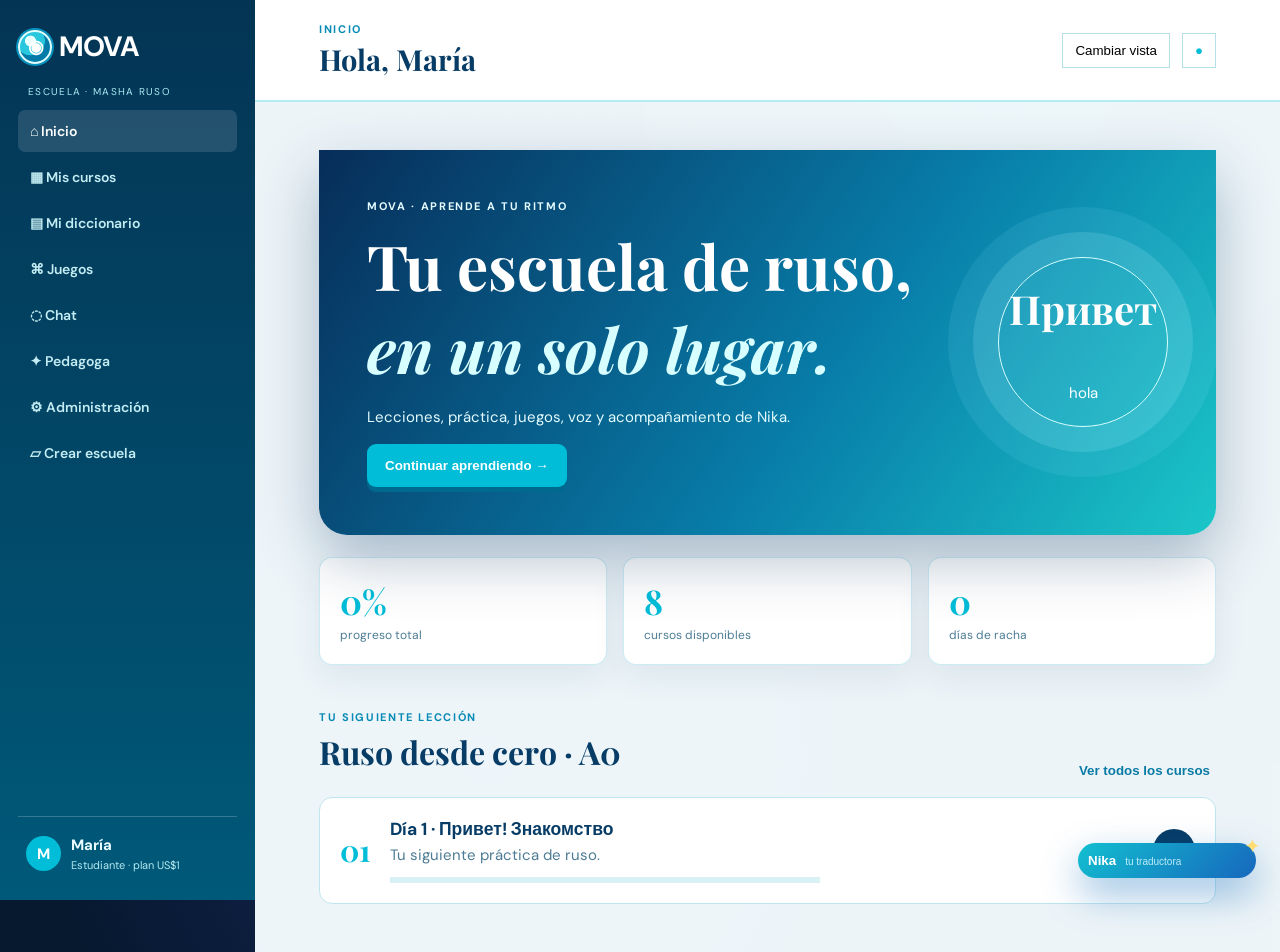
<file: index.html>
<!doctype html>
<html lang="es">
<head>
  <meta charset="utf-8">
  <meta name="viewport" content="width=device-width, initial-scale=1">
  <title>MOVA · Aprende ruso</title>
  <link rel="preconnect" href="https://fonts.googleapis.com">
  <link rel="preconnect" href="https://fonts.gstatic.com" crossorigin>
  <link href="https://fonts.googleapis.com/css2?family=DM+Sans:wght@400;500;600;700&family=Playfair+Display:wght@600;700&display=swap" rel="stylesheet">
  <link rel="stylesheet" href="styles.css?v=restored-platform-2">
<style id="mova-mobile-v1">
@media(max-width:900px){
html,body{width:100%;max-width:100%;overflow-x:hidden}
.app-shell{display:block!important;width:100%;min-width:0}
.main,.view,.lesson-layout,.lesson-content,.day-list{min-width:0!important;max-width:100%!important;box-sizing:border-box}
.main{width:100%!important}.view{padding:18px 14px 110px!important}
.lesson-layout{display:grid!important;grid-template-columns:minmax(0,1fr)!important;gap:14px!important}
.lesson-layout>.lesson-content,.lesson-layout>.day-list{grid-column:1!important;width:100%!important}
.lesson-content{padding:16px!important;overflow-wrap:anywhere}
.day-list{max-height:none!important;padding:12px!important}.day-list details[open] #day-list{max-height:230px;overflow:auto}.day-list summary{cursor:pointer;font-weight:700;padding:10px;min-height:44px;color:#087fa8}
.lesson-hero{min-height:0!important;padding:22px!important}.lesson-hero h2,.lesson-content h3{font-size:clamp(24px,7vw,34px)!important;line-height:1.15}
.lesson-block,.exercise-card,.exercise-stage,.dialogue-adventure{padding:13px!important;min-width:0}
.vocab-grid,.course-grid,.game-layout,.chat-layout,.dashboard-grid,.builder-steps,.stats{grid-template-columns:minmax(0,1fr)!important}
.lesson-content button{min-height:44px;font-weight:700;border-radius:12px}
.lesson-content input,.lesson-content select{max-width:100%;min-width:0;font-size:16px}
.lesson-content img,.lesson-content video,.lesson-content iframe{max-width:100%}
.word-card .listen{width:44px!important;height:44px!important}
.topbar{padding:12px!important;gap:8px;flex-wrap:wrap}.topbar h1{font-size:22px!important}.top-actions{flex-wrap:wrap}
.nika-real-guide,.visual-card{flex-wrap:wrap}.nika-real-guide img{max-width:90px}
.nika-float{bottom:calc(14px + env(safe-area-inset-bottom))!important;right:12px!important}.nika-panel{max-height:70dvh!important;overflow:auto}
}
@media(min-width:901px){.day-list summary{font-weight:700;cursor:pointer;margin-bottom:10px}}
</style></head>
<body>
  <div class="app-shell">
    <aside class="sidebar">
      <a class="logo" href="#inicio"><span class="globe">◉</span><b>MOVA</b></a>
      <p class="school">ESCUELA · MASHA RUSO</p>
      <nav id="main-nav">
        <button class="nav-link active" data-view="home">⌂ Inicio</button>
        <button class="nav-link" data-view="courses">▦ Mis cursos</button>
        <button class="nav-link" data-view="games">⌘ Juegos</button>
        <button class="nav-link" data-view="chat">◌ Chat</button>
        <button class="nav-link" data-view="teacher">✦ Pedagoga</button>
        <button class="nav-link" data-view="admin">⚙ Administración</button>
        <button class="nav-link" data-view="builder">▱ Crear escuela</button>
      </nav>
      <div class="profile"><div class="avatar">M</div><div><b>María</b><small>Estudiante · plan US$1</small></div></div>
    </aside>
    <main class="main">
      <header class="topbar"><button class="mobile-menu" id="mobile-menu">☰</button><div><p id="crumb">INICIO</p><h1 id="page-title">Hola, María</h1></div><div class="top-actions"><button id="role-switch">Cambiar vista</button><button class="bell">●</button></div></header>
      <section class="view active" id="home-view">
        <div class="hero-card"><div><p class="eyebrow">MOVA · APRENDE A TU RITMO</p><h2>Tu escuela de ruso,<br><i>en un solo lugar.</i></h2><p>Lecciones, práctica, juegos, voz y acompañamiento de Nika.</p><button class="primary" data-go="courses">Continuar aprendiendo →</button></div><div class="hero-orb">Привет<br><small>hola</small></div></div>
        <div class="stats"><article><strong id="stat-progress">0%</strong><span>progreso total</span></article><article><strong>8</strong><span>cursos disponibles</span></article><article><strong id="stat-streak">0</strong><span>días de racha</span></article></div>
        <div class="section-head"><div><p class="eyebrow">TU SIGUIENTE LECCIÓN</p><h2>Ruso desde cero · A0</h2></div><button class="text-button" data-go="courses">Ver todos los cursos</button></div>
        <article class="continue-card"><div class="lesson-index">01</div><div><h3>Saludos esenciales</h3><p>Привет · Спасибо · До свидания</p><div class="progress"><i id="home-progress"></i></div></div><button class="round" data-go="courses">→</button></article>
      </section>
      <section class="view" id="courses-view"><div class="section-head"><div><p class="eyebrow">BIBLIOTECA MOVA</p><h2>Todos los cursos incluidos</h2><p>Acceso con la suscripción mensual de US$1.</p></div><button class="membership">US$1 / mes · activo</button></div><div class="course-grid" id="course-grid"></div></section>
      <section class="view" id="lesson-view"><button class="back-course" id="back-courses">← Todos los cursos</button><div class="lesson-hero"><div><p class="eyebrow" id="lesson-level">MINI CURSO · 30 DÍAS</p><h2 id="lesson-course-title">Ruso desde cero</h2><p id="lesson-course-description">25–30 minutos al día: vocabulario, conversación y práctica.</p></div><div class="lesson-logo"><span class="globe">◉</span> MOVA<small>COMUNICA · APRENDE · CONECTA</small></div></div><div class="lesson-layout"><aside class="day-list"><details id="mova-program" open><summary>Tu programa</summary><div id="day-list"></div></details></aside><article class="lesson-content" id="lesson-content"></article></div></section>
      <section class="view" id="games-view"><div class="section-head"><div><p class="eyebrow">JUEGOS MOVA</p><h2>Practica jugando</h2><p>Retos con palabras, dirección y memoria.</p></div></div><div class="game-layout games-plus"><article class="game-card"><p class="eyebrow">LABERINTO · DIRECCIONES</p><h3>Encuentra el café</h3><p>Usa las flechas o los botones. Aprende: прямо, налево, направо.</p><div class="maze" id="maze"><span class="goal">☕</span><span class="player" id="player">●</span></div><div class="controls"><button data-move="up">↑</button><button data-move="left">←</button><button data-move="down">↓</button><button data-move="right">→</button></div><p id="maze-message">Llega al café.</p></article><article class="game-card"><p class="eyebrow">FLASHCARDS</p><h3 id="card-russian">Спасибо</h3><p id="card-spanish">Toca la tarjeta para ver la traducción.</p><button class="flash" id="flash-card">Voltear tarjeta</button><div class="card-actions"><button id="flash-prev">←</button><span id="flash-count">1 / 4</span><button id="flash-next">→</button></div></article><article class="game-card"><p class="eyebrow">RETO RÁPIDO · 30 SEG</p><h3>Encuentra la traducción</h3><p id="speed-question">¿Qué significa «семья»?</p><div class="speed-answers" id="speed-answers"><button data-speed="wrong">amiga</button><button data-speed="correct">familia</button><button data-speed="wrong">ciudad</button></div><p id="speed-message">Gana una estrella por cada respuesta correcta.</p><button class="flash" id="speed-next">Siguiente reto →</button></article></div></section>
      <section class="view" id="chat-view"><div class="chat-layout"><article class="chat-box"><div class="chat-title"><div class="nika-dot">N</div><div><b>Nika · guía MOVA</b><small>En línea · demo</small></div></div><div class="messages" id="messages"><div class="message nika">Hola, soy Nika. Puedo ayudarte con cursos, pronunciación y tu progreso.</div></div><form id="chat-form"><input id="chat-input" placeholder="Escribe a Nika…"><button>Enviar</button></form></article><aside class="chat-help"><p class="eyebrow">PRUEBA A PREGUNTAR</p><button class="prompt">¿Qué curso debo empezar?</button><button class="prompt">Ayúdame con pronunciación</button><button class="prompt">¿Cómo funciona mi progreso?</button></aside></div></section>
      <section class="view" id="teacher-view"><div class="section-head"><div><p class="eyebrow">CABINET PEDAGÓGICO</p><h2>Tu contenido y estudiantes</h2><p>Vista de Masha como profesora.</p></div><button class="primary" id="new-lesson">+ Nueva lección</button></div><div class="dashboard-grid"><article><p class="eyebrow">ESTUDIANTES ACTIVOS</p><strong>24</strong><span>+ 4 esta semana</span></article><article><p class="eyebrow">ENTREGAS DE AUDIO</p><strong>12</strong><span>por revisar</span></article><article><p class="eyebrow">PROGRESO PROMEDIO</p><strong>46%</strong><span>en Ruso desde cero</span></article></div><article class="upload-panel"><h3>Subir material a una lección</h3><p>Video, imagen, GIF o presentación interactiva.</p><input type="file" id="teacher-file" accept="image/*,video/*,.pdf,.ppt,.pptx"><p id="upload-status">Los archivos se almacenarán en la nube al conectar la versión de producción.</p></article></section>
      <section class="view" id="admin-view"><p class="eyebrow">ADMINISTRACIÓN MOVA</p><h2>Escuela Masha Ruso</h2><div class="dashboard-grid"><article><p class="eyebrow">SUSCRIPCIONES</p><strong>24</strong><span>US$24 / mes estimado</span></article><article><p class="eyebrow">PAGOS</p><strong>0</strong><span>Conecta Mercado Pago</span></article><article><p class="eyebrow">DOCENTES</p><strong>1</strong><span>Masha Ruso</span></article></div><article class="notice"><b>Próximo paso de producción:</b> conectar Mercado Pago, base de datos y control de acceso.</article></section>
      <section class="view" id="builder-view"><p class="eyebrow">MOVA PARA PROFESORES</p><h2>Construye tu propia escuela</h2><p class="lead">Otros profesores podrán alquilar MOVA, crear cursos e invitar alumnos.</p><div class="builder-steps"><article><b>01</b><h3>Crea tu escuela</h3><p>Nombre, colores y página pública.</p></article><article><b>02</b><h3>Publica cursos</h3><p>Lecciones, videos, ejercicios y juegos.</p></article><article><b>03</b><h3>Invita alumnos</h3><p>Roles, chat, progreso y cobros.</p></article></div><button class="primary">Solicitar acceso para profesores</button></section>
    </main>
  </div>
  <aside class="nika-float" id="nika-float" aria-live="polite"><button class="nika-launch" id="nika-launch" aria-label="Abrir a Nika"><span>Н</span><b>Nika</b><small>tu traductora</small></button><div class="nika-panel" id="nika-panel"><div class="nika-head"><span>Н</span><div><b>Ника · Nika</b><small>Guía y traductora MOVA</small></div><button id="nika-close">×</button></div><div class="nika-messages" id="nika-messages"><p class="nika-bubble" id="nika-text">Привет! Soy Nika. Pregúntame: «¿Qué significa Привет?»</p></div><div class="nika-actions"><button id="nika-russian">🔊 Ruso</button><button id="nika-spanish">🔊 Español</button></div><form id="nika-form"><input id="nika-input" placeholder="Ej.: ¿Qué significa Привет?"><button>Enviar</button></form></div></aside>
  <!-- Логика платформы: меню, курсы, уроки и игры. -->
  <script src="app-v41.js?v=day1-guided-13"></script>
  <!-- Ника: картинка, чат, озвучка и микрофон. -->
  <script src="nika-voice-fix.js?v=restored-platform-2"></script>
<style id="mova-modern-style">
body{background:#06192f!important;background-image:radial-gradient(circle at 78% 8%,rgba(20,214,223,.24),transparent 24rem),radial-gradient(circle at 38% 80%,rgba(86,77,230,.22),transparent 28rem)!important}.main{position:relative;overflow:hidden;background:rgba(245,252,255,.97)!important}.main:before{content:"";position:fixed;inset:0;pointer-events:none;opacity:.28;background-image:linear-gradient(rgba(12,171,202,.13) 1px,transparent 1px),linear-gradient(90deg,rgba(12,171,202,.13) 1px,transparent 1px);background-size:34px 34px;mask-image:linear-gradient(to bottom,black,transparent 72%)}.hero-card,.lesson-hero{background:linear-gradient(125deg,#072d59,#087eaa 58%,#1bc6c8)!important;box-shadow:0 24px 60px rgba(3,47,88,.3)}.stats article,.course-grid article,.game-card{border:1px solid rgba(23,170,198,.22)!important;box-shadow:0 12px 32px rgba(5,52,93,.08)!important}.nika-float{right:24px!important;bottom:22px!important;z-index:50!important}.nika-launch{min-width:178px!important;border:0!important;background:linear-gradient(135deg,#12bfd0,#1767bd)!important;color:#fff!important;box-shadow:0 16px 38px rgba(8,102,183,.42)!important;animation:nikaPulse 2.4s infinite}.nika-launch span{display:none}.nika-visual{width:90px;height:90px;object-fit:cover;object-position:center;border-radius:50%;border:3px solid #7df7ff;box-shadow:0 0 0 6px rgba(125,247,255,.14);float:left;margin:0 13px 8px 0;animation:nikaFloat 2.8s ease-in-out infinite}.nika-panel{display:none!important;width:min(370px,calc(100vw - 36px))!important;max-height:560px!important;background:linear-gradient(160deg,#06325e,#075977)!important;border:1px solid rgba(126,249,255,.8)!important;border-radius:26px!important;color:#fff!important;box-shadow:0 28px 80px rgba(0,14,36,.5)!important}.nika-panel.nika-open{display:flex!important;flex-direction:column!important;animation:nikaEnter .45s cubic-bezier(.2,.9,.2,1)}.nika-head{background:transparent!important}.nika-messages{min-height:118px!important;background:rgba(255,255,255,.08)!important;border-radius:18px!important;margin:0 14px!important;padding:12px!important}.nika-bubble{background:rgba(255,255,255,.96)!important;color:#08345c!important;border-radius:16px!important;padding:12px!important}.nika-panel input{background:rgba(255,255,255,.96)!important}.nika-mic{margin:8px 14px 12px;border:1px solid #7df7ff;border-radius:16px;padding:10px;background:transparent;color:#fff;font-weight:700}.nika-status{font-size:12px;opacity:.86;margin:0 14px 10px}@keyframes nikaEnter{from{transform:translateY(70px) scale(.72);opacity:0}to{transform:none;opacity:1}}@keyframes nikaFloat{50%{transform:translateY(-7px)}}@keyframes nikaPulse{50%{box-shadow:0 16px 38px rgba(8,102,183,.42),0 0 0 12px rgba(20,214,223,0)}}
</style>
<script id="mova-nika-modern">
(()=>{const old=document.getElementById('nika-launch'),panel=document.getElementById('nika-panel'),form=document.getElementById('nika-form'),input=document.getElementById('nika-input');if(!old||!panel)return;const launch=old.cloneNode(true);old.replaceWith(launch);panel.insertAdjacentHTML('afterbegin','<img class="nika-visual" src="nika-v1.png" alt="Nika"><p class="nika-status">Nika está lista para practicar contigo</p>');const bubble=()=>document.getElementById('nika-text');let nikaAudio;const say=(text,lang='es-MX')=>{if(nikaAudio)nikaAudio.pause();window.speechSynthesis?.cancel();const file=text.startsWith('Hola, soy Nika')?'nika-welcome':text.startsWith('Привет significa')?'privet':text.startsWith('Para decir')?'nika-name':text.startsWith('Empieza')?'nika-course':'nika-help';nikaAudio=new Audio(new URL('audio/'+file+'.mp3?v=svetlana',document.baseURI));nikaAudio.play().catch(()=>{bubble().textContent+=' · Pulsa Ruso para escuchar.'})};const reply=(q)=>{const t=(q||'').toLowerCase();let a='Puedo ayudarte con la lección, palabras y pronunciación.';if(t.includes('привет')||t.includes('hola'))a='Привет significa hola. Repite: Привет.';else if(t.includes('nombre')||t.includes('зовут'))a='Para decir tu nombre: Меня зовут…';else if(t.includes('curso'))a='Empieza con Ruso desde cero y el Día 1.';bubble().textContent=a;say(a,t.includes('привет')?'ru-RU':'es-MX')};launch.addEventListener('click',()=>{panel.classList.add('nika-open');bubble().textContent='¡Hola! Soy Nika. Estoy aquí para practicar ruso contigo.';say('Hola, soy Nika. Estoy aquí para practicar ruso contigo.')});document.getElementById('nika-close')?.addEventListener('click',()=>panel.classList.remove('nika-open'));form?.addEventListener('submit',e=>{e.preventDefault();reply(input.value);input.value=''});const mic=document.createElement('button');mic.className='nika-mic';mic.type='button';mic.textContent='🎙 Hablar con Nika';form?.after(mic);mic.addEventListener('click',()=>{const R=window.SpeechRecognition||window.webkitSpeechRecognition;if(!R){bubble().textContent='Tu navegador no reconoce voz aquí. Escríbeme tu frase y te responderé.';return}const r=new R();r.lang='es-MX';r.interimResults=false;bubble().textContent='Te escucho…';r.onresult=e=>{input.value=e.results[0][0].transcript;reply(input.value)};r.onerror=()=>bubble().textContent='No pude oírte. Revisa el permiso del micrófono y prueba otra vez.';r.start()})})();
</script>
<script>if(matchMedia("(max-width:900px)").matches){const p=document.getElementById("mova-program");p.open=false;p.addEventListener("click",e=>{if(e.target.closest(".day-item"))p.open=false})}</script></body>
</html>

<style>.lesson-layout{grid-template-columns:245px minmax(0,1fr)!important;gap:20px!important;align-items:start!important}.lesson-content{grid-column:2!important;width:auto!important;max-width:none!important}.day-list{grid-column:1!important;min-width:0!important}@media(max-width:900px){.lesson-content,.day-list{grid-column:auto!important}}</style>
<style id="mova-fullwidth-v2">@media(max-width:900px){#lesson-view .lesson-layout{display:flex!important;flex-direction:column!important;align-items:stretch!important;width:100%!important;max-width:none!important}#lesson-view .lesson-layout>.day-list,#lesson-view .lesson-layout>.lesson-content{flex:0 0 auto!important;align-self:stretch!important;width:100%!important;max-width:none!important;margin:0!important;box-sizing:border-box!important}#lesson-view .lesson-content{padding:14px!important}#lesson-view .lesson-block{width:100%!important;box-sizing:border-box!important}#lesson-view .word-card b{overflow-wrap:normal;word-break:normal;font-size:clamp(17px,5vw,23px)}#lesson-view .word-card .listen{margin-left:6px!important}#lesson-view{width:100%!important;max-width:none!important}}</style>
</file>
<file: styles.css>
/* ===== 1. ЦВЕТА И ОБЩИЕ НАСТРОЙКИ MOVA ===== */
:root{--ink:#063c66;--paper:#f6fcff;--navy:#053253;--blue:#02bdd8;--aqua:#7ae3ef;--rose:#007fae;--muted:#4d7c94;--gold:#f0c846}*{box-sizing:border-box}body{margin:0;background:linear-gradient(135deg,#faffff,#eafaff);font:15px 'DM Sans',sans-serif;color:var(--ink)}.app-shell{min-height:100vh;display:grid;grid-template-columns:255px 1fr}
/* ===== 2. ЛЕВОЕ МЕНЮ И ПРОФИЛЬ ===== */
.sidebar{background:linear-gradient(180deg,#043454,#005979);color:#eafcff;padding:28px 18px;display:flex;flex-direction:column;position:sticky;top:0;height:100vh}.logo{display:flex;align-items:center;gap:7px;font:900 28px 'DM Sans';letter-spacing:-1px;text-decoration:none;color:#fff}.globe{display:inline-grid;place-items:center;width:34px;height:34px;border-radius:50%;background:radial-gradient(circle at 35% 30%,#e8ffff 0 18%,#28c7dd 20% 49%,#027ba9 51%);color:#fff;border:2px solid #dfffff;font-size:18px;box-shadow:0 0 0 2px #0393bf}.school{color:#a8eaf3;font-size:10px;letter-spacing:.13em;margin:20px 10px 12px}.sidebar nav{display:grid;gap:4px}.nav-link{border:0;background:transparent;color:#c3edf3;text-align:left;padding:12px;border-radius:7px;cursor:pointer;font:600 14px 'DM Sans'}.nav-link:hover,.nav-link.active{color:#fff;background:#ffffff20}.profile{margin-top:auto;border-top:1px solid #ffffff33;padding:18px 8px 0;display:flex;gap:10px;align-items:center}.avatar,.nika-dot{display:grid;place-items:center;background:var(--blue);color:#fff;border-radius:50%;width:35px;height:35px;font-weight:700}.profile small,.chat-title small{display:block;color:#b4eaf1;font-size:11px;margin-top:3px}.main{min-width:0}.topbar{min-height:100px;padding:22px clamp(24px,5vw,70px);display:flex;align-items:center;justify-content:space-between;background:#fff;border-bottom:2px solid #b3edf3}.topbar p,.eyebrow{font-size:11px;letter-spacing:.15em;font-weight:700;color:#078ab5;margin:0}.topbar h1{margin:4px 0 0;font:700 29px 'Playfair Display'}.top-actions{display:flex;gap:12px}.top-actions button{border:1px solid #b3dfe8;background:#fff;padding:9px 12px;cursor:pointer}.bell{color:var(--blue)}.mobile-menu{display:none}
/* ===== 3. ОСНОВНЫЕ ЭКРАНЫ И КАРТОЧКИ ===== */
.view{display:none;padding:48px clamp(24px,5vw,70px);max-width:1280px}.view.active{display:block}.hero-card,.lesson-hero{background:linear-gradient(130deg,#00446d,#007aa1 57%,#12c3d8);color:#fff;min-height:310px;padding:48px;display:flex;justify-content:space-between;overflow:hidden;position:relative;border-radius:0 0 28px 28px}.hero-card h2,.lesson-hero h2{font:700 clamp(38px,5vw,62px) 'Playfair Display';margin:8px 0}.hero-card h2 i{color:#d8ffff}.hero-card p,.lesson-hero p{max-width:480px;color:#e4fcff;line-height:1.6}.primary{border:0;border-radius:9px;background:var(--blue);color:#fff;font-weight:700;padding:14px 18px;cursor:pointer;box-shadow:0 5px 0 #00698e}.hero-orb{align-self:center;display:grid;place-items:center;min-width:170px;height:170px;border:1px solid #d8ffff;border-radius:50%;background:#8eefff2b;color:#fff;text-align:center;font:700 40px 'Playfair Display';box-shadow:0 0 0 25px #b7f8ff26,0 0 0 50px #8ee2fa1a}.hero-orb small{font:15px 'DM Sans'}.stats,.dashboard-grid{display:grid;grid-template-columns:repeat(3,1fr);gap:16px;margin:22px 0}.stats article,.dashboard-grid article{background:#fff;padding:20px;border:1px solid #c9ecf1;border-radius:13px}.stats strong,.dashboard-grid strong{display:block;font:700 34px 'Playfair Display';color:var(--blue)}.stats span,.dashboard-grid span{color:var(--muted);font-size:12px}.section-head{display:flex;justify-content:space-between;align-items:end;margin:45px 0 18px}.section-head h2{font:700 32px 'Playfair Display';margin:6px 0}.text-button{border:0;background:none;color:#087ba5;font-weight:700;cursor:pointer}.continue-card{display:flex;align-items:center;gap:20px;background:#fff;border:1px solid #bfe6ee;border-radius:13px;padding:20px}.lesson-index{font:700 30px 'Playfair Display';color:var(--blue)}.continue-card h3{margin:0}.continue-card p{color:var(--muted);margin:5px 0 12px}.progress{height:6px;background:#d9f0f4;width:min(430px,50vw)}.progress i{display:block;width:0;height:100%;background:var(--blue);transition:width .4s}.round{margin-left:auto;border:0;border-radius:50%;background:var(--ink);color:#fff;width:42px;height:42px;cursor:pointer}.membership{border:1px solid var(--blue);color:#06799f;background:#fff;padding:10px;border-radius:8px}
/* ===== 4. КАТАЛОГ КУРСОВ ===== */
.course-grid{display:grid;grid-template-columns:repeat(3,1fr);gap:18px}.course-card{min-height:220px;padding:24px;display:flex;flex-direction:column;background:#fff;border-top:5px solid var(--blue);border-radius:15px;box-shadow:0 10px 25px #1f314214}.course-card:nth-child(2n){border-color:#00a5c7}.course-card:nth-child(3n){border-color:#43d7e7}.course-card p{font-size:11px;letter-spacing:.12em;color:#087fa7}.course-card h3{font:700 29px 'Playfair Display';margin:15px 0 8px}.course-card button{margin-top:auto;border:0;border-radius:8px;background:var(--ink);color:#fff;padding:11px;cursor:pointer}.game-layout,.chat-layout{display:grid;grid-template-columns:1fr 1fr;gap:20px}.game-card,.chat-box,.chat-help,.upload-panel,.notice{background:#fff;border:1px solid #c9e8ef;padding:27px;border-radius:14px}.game-card h3{font:700 32px 'Playfair Display';margin:6px 0}.maze{height:210px;background:repeating-linear-gradient(90deg,#08759d 0 8px,transparent 8px 42px),repeating-linear-gradient(#08759d 0 8px,#eefcff 8px 42px);position:relative;margin:18px 0}.player,.goal{position:absolute;font-size:26px}.player{left:8px;top:8px;color:var(--blue)}.goal{right:12px;bottom:12px}.controls{display:grid;grid-template-columns:repeat(4,42px);gap:5px;justify-content:center}.controls button,.flash,.card-actions button{border:1px solid #92d2e1;background:#fff;padding:10px;cursor:pointer}.flash{width:100%;padding:25px;margin:18px 0;background:#e0faff}.card-actions{display:flex;justify-content:center;gap:20px;align-items:center}.chat-layout{grid-template-columns:1.5fr .7fr}.chat-box{min-height:470px;display:flex;flex-direction:column}.chat-title{display:flex;gap:10px;align-items:center;padding-bottom:15px;border-bottom:1px solid #e3eaed}.messages{flex:1;display:flex;flex-direction:column;gap:10px;padding:18px 0}.message{max-width:75%;padding:11px;border-radius:10px}.message.nika{background:#e0f8fc;align-self:flex-start}.message.user{background:#07688d;color:#fff;align-self:flex-end}.chat-box form{display:flex;gap:8px}.chat-box input{flex:1;border:1px solid #b6dde7;padding:12px}.chat-box form button{border:0;background:var(--blue);color:#fff;padding:0 16px}.chat-help{display:grid;align-content:start;gap:10px}.chat-help button{background:#effcff;border:1px solid #c0e9f1;text-align:left;padding:11px;cursor:pointer}.chat-help p:last-child{font-size:12px;color:var(--muted);line-height:1.5}.upload-panel{margin-top:20px}.upload-panel input{display:block;margin:16px 0}.notice{margin-top:20px;background:#fff9df;border-color:#efda7b}.builder-steps{display:grid;grid-template-columns:repeat(3,1fr);gap:15px;margin:26px 0}.builder-steps article{background:#fff;padding:22px;border:1px solid #c8eaf0;border-radius:12px}.builder-steps b{font:700 29px 'Playfair Display';color:var(--blue)}.lead{max-width:690px;color:#5f7788;line-height:1.6}.back-course{background:none;border:0;color:#087ca5;font-weight:700;margin-bottom:18px;cursor:pointer}.lesson-hero{min-height:200px;border-radius:20px;padding:32px}.lesson-hero h2{font-size:42px}.lesson-logo{font:900 35px 'DM Sans';align-self:center;display:grid;gap:6px;text-align:center}.lesson-logo small{font:700 8px 'DM Sans';letter-spacing:.15em}
/* ===== 5. СТРАНИЦА УРОКА И УПРАЖНЕНИЯ ===== */
.lesson-layout{display:grid;grid-template-columns:260px 1fr;gap:22px;margin-top:22px}.day-list{background:#fff;border:1px solid #c9e8ef;border-radius:14px;padding:16px;max-height:650px;overflow:auto}.day-list h3{margin:0 0 10px}.day-item{display:flex;width:100%;gap:10px;align-items:center;padding:10px;border:0;border-bottom:1px solid #e7f4f6;background:#fff;text-align:left;cursor:pointer;color:var(--ink)}.day-item:hover,.day-item.active{background:#e3faff}.day-item b{display:grid;place-items:center;background:#087fa8;color:#fff;width:27px;height:27px;border-radius:50%;font-size:11px}.day-item small{display:block;color:var(--muted);margin-top:2px}.lesson-content{background:#fff;border:1px solid #c9e8ef;border-radius:14px;padding:30px}.lesson-content h3{font:700 34px 'Playfair Display';margin:8px 0}.lesson-time{color:#087fa8;font-weight:700}.lesson-block{margin:23px 0;padding:18px;border-radius:10px;background:#f0fbfd;border:1px solid #d4f1f5}.vocab-grid{display:grid;grid-template-columns:repeat(2,1fr);gap:10px}.word-card{background:#fff;border:1px solid #aee4ed;padding:14px;border-radius:8px}.word-card b{font-size:20px}.word-card span{display:block;color:var(--muted);margin-top:4px}.listen{float:right;border:0;border-radius:50%;background:#087fa8;color:#fff;width:32px;height:32px;cursor:pointer}.exercise button{margin:4px;padding:10px;border:1px solid #8ed9e7;background:#fff;border-radius:7px;cursor:pointer}.exercise button.correct{background:#a9f0d0;border-color:#36aa7a}.record{border:1px dashed #23b9d0;background:#fff;padding:12px;color:#087fa8;border-radius:7px;cursor:pointer}.complete-day{border:0;background:#087fa8;color:#fff;padding:13px 16px;font-weight:700;border-radius:8px;cursor:pointer}
/* ===== 10. МОБИЛЬНАЯ ВЕРСИЯ ===== */
@media(max-width:850px){.app-shell{grid-template-columns:1fr}.sidebar{position:fixed;z-index:5;transform:translateX(-100%);transition:.25s;width:255px}.sidebar.open{transform:none}.mobile-menu{display:block;border:0;background:none;font-size:24px}.academy-status{display:none}.course-grid,.game-layout,.chat-layout,.stats,.dashboard-grid,.builder-steps,.lesson-layout{grid-template-columns:1fr}.hero-card{padding:30px}.hero-orb,.lesson-logo{display:none}.section-head{align-items:start;flex-direction:column;gap:12px}.view{padding:32px 20px}.topbar{padding:18px 20px}.topbar h1{font-size:25px}.lesson-hero{padding:25px}.lesson-hero h2{font-size:34px}.day-list{max-height:260px}.vocab-grid{grid-template-columns:1fr}}
 
/* ===== 6. ОКНО ПОМОЩНИЦЫ НИКИ ===== */
.nika-float{position:fixed;right:24px;bottom:24px;z-index:20}.nika-launch{display:flex;align-items:center;gap:8px;border:0;border-radius:28px;background:linear-gradient(135deg,#00668f,#16c7dc);color:#fff;padding:8px 15px 8px 8px;box-shadow:0 10px 26px #006a8a55;cursor:pointer}.nika-launch span,.nika-head span{display:grid;place-items:center;width:38px;height:38px;background:#e8ffff;color:#087ca4;border-radius:50%;font-weight:900}.nika-launch small{display:block;font-size:10px;color:#d9fbff}.nika-panel{display:none;width:min(330px,calc(100vw - 34px));background:#fff;border:2px solid #61e1ed;border-radius:17px;padding:14px;box-shadow:0 16px 40px #00375040;margin-bottom:10px}.open .nika-panel{display:block}.nika-head{display:flex;gap:9px;align-items:center;border-bottom:1px solid #ccecf1;padding-bottom:10px}.nika-head small{display:block;color:var(--muted);font-size:11px}.nika-head button{margin-left:auto;border:0;background:none;font-size:25px;cursor:pointer}.nika-panel p{line-height:1.45}.nika-actions{display:flex;gap:8px}.nika-actions button,.nika-panel form button{border:0;background:#087fa8;color:#fff;padding:9px;border-radius:7px;cursor:pointer}.nika-panel form{display:flex;gap:6px;margin-top:9px}.nika-panel input{min-width:0;flex:1;border:1px solid #b8e4eb;border-radius:7px;padding:9px}@media(max-width:850px){.nika-float{right:15px;bottom:15px}}


/* Lesson controls must never float over the text. */
.lesson-content .listen{float:none;display:inline-flex;align-items:center;justify-content:center;vertical-align:middle;width:auto;min-width:38px;height:34px;padding:0 10px;margin:7px 5px 0 0;border-radius:18px;font:600 12px 'DM Sans'}
.word-card .listen{float:right;width:32px;min-width:32px;height:32px;padding:0;margin:0;border-radius:50%}
.visual-card{display:flex;align-items:center;gap:18px;min-height:130px;margin:18px 0;padding:18px 22px;border:1px solid #8ee5ee;border-radius:14px;background:linear-gradient(120deg,#e7fbfe,#d4f7fb 55%,#e9ffff);overflow:hidden}.visual-emoji{display:grid;place-items:center;flex:0 0 82px;width:82px;height:82px;border-radius:50%;font-size:48px;background:#fff;box-shadow:0 8px 18px #00779a21}.visual-card p{margin:0 0 4px;font-size:11px;letter-spacing:.12em;font-weight:700;color:#078ab5}.visual-card b{font:700 25px 'Playfair Display';display:block}.visual-card span{display:block;margin-top:5px;color:var(--muted)}
.nika-float{position:fixed!important;right:24px!important;bottom:24px!important;z-index:1000!important;max-width:calc(100vw - 30px)}.nika-panel{position:relative!important;display:none!important}.nika-float.open .nika-panel{display:block!important}.nika-launch{position:relative!important}.nika-panel form{display:flex!important}.nika-panel input{display:block!important;width:100%!important;color:#063c66!important;background:#fff!important}
@media(max-width:850px){.visual-card{align-items:flex-start}.nika-float{right:14px!important;bottom:14px!important}}

/* ===== 7. ИГРЫ И ИНТЕРАКТИВ ===== */
.games-plus{grid-template-columns:repeat(3,1fr)}.speed-answers{display:grid;gap:8px;margin:16px 0}.speed-answers button{border:1px solid #9edfe9;background:#fff;border-radius:8px;padding:11px;text-align:left;cursor:pointer;color:var(--ink);font-weight:700}.speed-answers button:hover,.speed-answers button.correct{background:#bff5df;border-color:#31aa79}.lesson-game{background:linear-gradient(120deg,#063c66,#087fa8);color:#fff;border-color:#0f91b5}.lesson-game .eyebrow{color:#bdf8ff}.lesson-game h4{margin:8px 0}.lesson-game button{border:1px solid #8ae7f0;background:#fff;color:#063c66;border-radius:8px;padding:10px;margin:3px;cursor:pointer;font-weight:700}.lesson-game button.good{background:#aaf0ce}.lesson-game #lesson-game-result{color:#d5ffff;font-weight:700}@media(max-width:850px){.games-plus{grid-template-columns:1fr}}
.nika-messages{max-height:185px;overflow:auto;margin:11px 0}.nika-bubble{background:#e7fbfe;border-radius:10px;padding:9px;margin:7px 0}.nika-bubble.user{background:#075a80;color:#fff;margin-left:24px}.nika-bubble.nika{margin-right:18px}.exercise-17{border-color:#6bdae8}.exercise-progress{height:9px;background:#cceff4;border-radius:12px;overflow:hidden;margin:10px 0 16px}.exercise-progress i{display:block;height:100%;width:6%;background:linear-gradient(90deg,#04789d,#1ccee0);transition:width .3s}.exercise-stage{background:#fff;border:1px solid #b7e7ee;border-radius:10px;padding:17px}.exercise-stage h4{margin:3px 0 12px}.exercise-stage .stage-type{font-size:11px;letter-spacing:.12em;font-weight:800;color:#078ab5}.exercise-stage button{display:block;width:100%;text-align:left;margin:7px 0}.exercise-stage .next-exercise{background:#087fa8;color:#fff;text-align:center}.lesson-game .scene{font-size:42px;display:flex;justify-content:space-between;padding:5px 13px;border:1px solid #6ce4ed;border-radius:9px;background:#ffffff1c}.lesson-game .game-context{font-weight:600;color:#dcffff}@media(max-width:850px){.nika-messages{max-height:145px}}

/* ===== 8. DÍA 1: КАРТОЧКИ И ИГРА С НИКОЙ ===== */
.exercise-cards{display:grid;gap:14px}.exercise-card{background:#fff;border:1px solid #b9e7ee;border-radius:13px;padding:18px}.exercise-card h4{margin:5px 0 10px;font:700 21px 'Playfair Display'}.exercise-card .card-number{display:inline-grid;place-items:center;width:27px;height:27px;border-radius:50%;background:#087fa8;color:#fff;font-size:12px;font-weight:800}.exercise-card input{display:block;width:100%;max-width:440px;border:1px solid #83d7e4;border-radius:7px;padding:11px;margin:10px 0}.exercise-card button{margin:4px 5px 4px 0}.dialogue-adventure{background:linear-gradient(145deg,#063c66,#087fa8);color:#fff;border-radius:15px;padding:22px;overflow:hidden}.adventure-road{height:145px;position:relative;border:2px dashed #7deaf2;border-radius:12px;margin:15px 0;background:linear-gradient(90deg,#ffffff10 50%,transparent 50%);background-size:28px 100%}.adventure-person{position:absolute;top:45px;left:14px;font-size:52px;transition:left 1s cubic-bezier(.2,.8,.2,1);cursor:grab}.adventure-person.arrived{left:calc(100% - 75px)}.adventure-friend{position:absolute;top:45px;right:14px;font-size:52px}.adventure-dialogue{background:#fff;color:#063c66;border-radius:10px;padding:15px}.adventure-dialogue button{border:1px solid #7ddde9;background:#f8ffff;color:#063c66;padding:9px;border-radius:7px;margin:4px;cursor:pointer}.adventure-dialogue button:hover{background:#c9f6fb}.day-one-complete{border:0;background:#087fa8;color:#fff;padding:14px 18px;border-radius:8px;font-weight:700;cursor:pointer}
.dictionary-panel,.self-eval{background:#f0fbfd;border:1px solid #a8e6ed;border-radius:12px;padding:17px;margin:16px 0}.dictionary-list{display:flex;flex-wrap:wrap;gap:7px}.dictionary-list button{border:1px solid #78d4df;background:#fff;border-radius:16px;padding:7px 10px;color:#063c66;cursor:pointer}.dictionary-list button.saved{background:#aef3d3;border-color:#3aad7c}.self-eval button{border:1px solid #8edce7;background:#fff;border-radius:8px;padding:9px;margin:4px;cursor:pointer}.self-eval button.selected{background:#087fa8;color:#fff}.adventure-progress{height:8px;border-radius:8px;background:#b5e9ef;margin:10px 0;overflow:hidden}.adventure-progress i{display:block;width:0;height:100%;background:#f1ca53;transition:width .6s}.adventure-person.step-1{left:31%}.adventure-person.step-2{left:61%}.adventure-person.step-3{left:calc(100% - 88px)}.exercise-card.done{border-color:#3dca88;background:#f5fffa}.d1-progress-label{font-weight:800;color:#087fa8}
.nika-game-avatar{display:flex!important;align-items:center!important;gap:5px!important;font:800 13px 'DM Sans'!important;color:#fff!important;width:auto!important;height:54px!important;padding:6px 10px!important;border-radius:28px!important;background:linear-gradient(135deg,#1cc6d9,#08799f)!important;box-shadow:0 5px 12px #003c5644}.nika-game-avatar b{display:grid;place-items:center;width:40px;height:40px;border-radius:50%;background:#fff;color:#087fa8;font:900 19px 'DM Sans'}
.audio-status{display:inline-block;font-size:12px;color:#087fa8;margin-left:6px;font-weight:700}
body{background:#eafaff;background-image:radial-gradient(circle at 10% 16%,#36dbea30 0 2px,transparent 3px),radial-gradient(circle at 75% 60%,#00a9d51e 0 2px,transparent 3px),linear-gradient(125deg,#f7feff,#dff8fc 48%,#f6feff);background-size:130px 130px,170px 170px,100% 100%;animation:movaBackground 17s linear infinite}.main{position:relative;overflow:hidden}.main:before{content:'';position:fixed;inset:0 0 0 255px;z-index:-1;pointer-events:none;background:linear-gradient(90deg,transparent 49.5%,#04a9c30f 50%,transparent 50.5%),linear-gradient(#04a9c30b 49.5%,transparent 50.5%);background-size:72px 72px;animation:movaGrid 18s linear infinite}.view{max-width:none}.lesson-layout{grid-template-columns:300px minmax(0,1fr)}.lesson-content{box-shadow:0 14px 36px #00728f13}.lesson-block,.exercise-card{box-shadow:0 7px 19px #006c8110}.nika-float{right:22px!important;bottom:20px!important}.nika-launch{min-width:145px!important;padding:10px 18px 10px 10px!important;border:1px solid #bdfcff!important;animation:nikaFloat 2.8s ease-in-out infinite}.nika-launch span{width:46px!important;height:46px!important;font-size:20px!important;box-shadow:0 0 0 5px #ffffff20}.nika-launch:after{content:'✦';position:absolute;right:-5px;top:-9px;color:#ffdd72;font-size:20px;animation:starPulse 1.7s ease-in-out infinite}.nika-panel{backdrop-filter:blur(16px);background:#faffffef!important;box-shadow:0 20px 45px #00375055!important}.nika-float.open .nika-launch{animation:none}@keyframes movaBackground{to{background-position:130px 130px,-170px 170px,0 0}}@keyframes movaGrid{to{background-position:72px 72px}}@keyframes nikaFloat{0%,100%{transform:translateY(0)}50%{transform:translateY(-10px)}}@keyframes starPulse{50%{transform:scale(1.5) rotate(25deg);opacity:.5}}@media(max-width:850px){.main:before{inset:0}.lesson-layout{grid-template-columns:1fr}.view{max-width:none}.nika-launch{min-width:132px!important}}


.lesson-layout{grid-template-columns:280px minmax(0,960px);justify-content:start}.lesson-content{min-width:0}.lesson-nika-guide{display:grid;grid-template-columns:auto 1fr auto;gap:16px;align-items:center;margin:0 0 22px;padding:16px 18px;border:1px solid #73e3ee;border-radius:16px;background:linear-gradient(125deg,#e6fcff,#fff 60%,#d6fbff);box-shadow:0 12px 25px #067a9518;animation:nikaArrives .65s cubic-bezier(.16,.85,.32,1) both}.lesson-nika-guide h3{font-size:25px;margin:2px 0!important}.lesson-nika-guide p:not(.eyebrow){margin:4px 0;color:#477188}.nika-portrait{position:relative;display:grid;place-items:center;width:72px;height:72px;border-radius:50%;background:linear-gradient(135deg,#10cee0,#0875a0);color:#fff;font:900 30px 'DM Sans';box-shadow:0 0 0 7px #9beff655}.nika-portrait span{position:absolute;right:-6px;top:-10px;color:#f0c846;font-size:22px}.lesson-nika-guide button{border:0;border-radius:18px;background:#087fa8;color:#fff;padding:10px 13px;font-weight:800;cursor:pointer}.nika-mission{display:grid;gap:3px;min-width:145px;padding:11px;border-left:1px solid #8bdde7;color:#087fa8}.nika-mission span{font-weight:800;color:#063c66}.nika-mission small{color:#5d8396}.nika-game-road{height:132px;position:relative;overflow:hidden;border:2px dashed #72e4ee;border-radius:12px;background:linear-gradient(90deg,#ffffff19 50%,transparent 50%),linear-gradient(120deg,#075878,#0d9ab8);background-size:30px 100%,100% 100%}.nika-walker,.maria-goal{position:absolute;top:34px;display:grid;place-items:center;gap:2px;color:#fff;text-align:center}.nika-walker{left:12px;width:61px;transition:transform .9s cubic-bezier(.22,.82,.22,1)}.nika-walker b{display:grid;place-items:center;width:55px;height:55px;border-radius:50%;background:#e8ffff;color:#087fa8;font:900 25px 'DM Sans';box-shadow:0 0 0 5px #ffffff30}.nika-walker small,.maria-goal small{font-weight:800}.maria-goal{right:13px;font-size:45px}.maria-goal small{font-size:12px}.game-steps{height:9px;border-radius:9px;background:#b8eaf0;margin:13px 0;overflow:hidden}.game-steps i{display:block;height:100%;background:#f0c846;transition:width .55s}.finished{background:linear-gradient(120deg,#08766f,#2ec7b8)}@keyframes nikaArrives{from{transform:translateX(-70px) scale(.75);opacity:0}to{transform:none;opacity:1}}@media(max-width:850px){.lesson-layout{grid-template-columns:1fr}.lesson-nika-guide{grid-template-columns:auto 1fr}.nika-mission{grid-column:1/-1;border-left:0;border-top:1px solid #8bdde7}.nika-walker{transform:translateX(calc(var(--step,0)*20vw))!important}}



/* ===== 9. ЖИВОЙ ПОРТРЕТ НИКИ ===== */
.nika-real-guide{display:flex;align-items:center;gap:18px;padding:16px 22px;margin-bottom:18px;border:1px solid #6bd8e6;border-radius:22px;background:linear-gradient(120deg,#e9fbfc,#eef4ff);box-shadow:0 12px 28px #0b4d6b18;animation:nikaArrival .8s cubic-bezier(.2,.9,.3,1)}.nika-real-guide img{width:118px;height:118px;object-fit:contain;align-self:end;filter:drop-shadow(0 8px 8px #075a7424)}.nika-real-guide h3{margin:2px 0;font-size:1.55rem}.nika-real-guide p{margin:6px 0}.nika-real-guide button{background:#087d9d;color:#fff;border:0;border-radius:999px;padding:10px 16px;font-weight:700;cursor:pointer}.nika-road{position:relative;height:160px;border-radius:18px;overflow:hidden;background:linear-gradient(110deg,#d9faff,#bde7f4 55%,#f6e4d2);border:2px dashed #56c6d7;margin:12px 0}.nika-road:after{content:'';position:absolute;left:8%;right:8%;top:76%;border-top:4px dashed #fff8}.nika-run{position:absolute;bottom:0;width:115px;height:145px;object-fit:contain;transition:left .85s cubic-bezier(.2,.8,.2,1);z-index:2}.nika-run.reached{left:58%;animation:nikaWave .9s ease-in-out infinite}.maria-goal{position:absolute;right:6%;bottom:20px;display:grid;text-align:center;font-size:44px;z-index:1}.maria-goal small{font-size:12px;color:#12506e;font-weight:700}@keyframes nikaArrival{from{opacity:0;transform:translateX(-50px) scale(.85)}to{opacity:1;transform:translateX(0) scale(1)}}@keyframes nikaWave{50%{transform:translateY(-9px) rotate(2deg)}}.assistant-choice{margin-left:auto;text-align:right}.assistant-choice button{margin:3px}.assistant-choice #assistant-options{display:grid;gap:3px;margin-top:5px}.assistant-choice #assistant-options[hidden]{display:none}.assistant-active{background:#1d9d75!important}.assistant-choice button:disabled{opacity:.6;cursor:default}@media(max-width:650px){.nika-real-guide{align-items:flex-end;padding:12px}.nika-real-guide img{width:90px;height:90px}.nika-real-guide h3{font-size:1.25rem}.nika-road{height:130px}.nika-run{width:92px;height:124px}}
</file>
